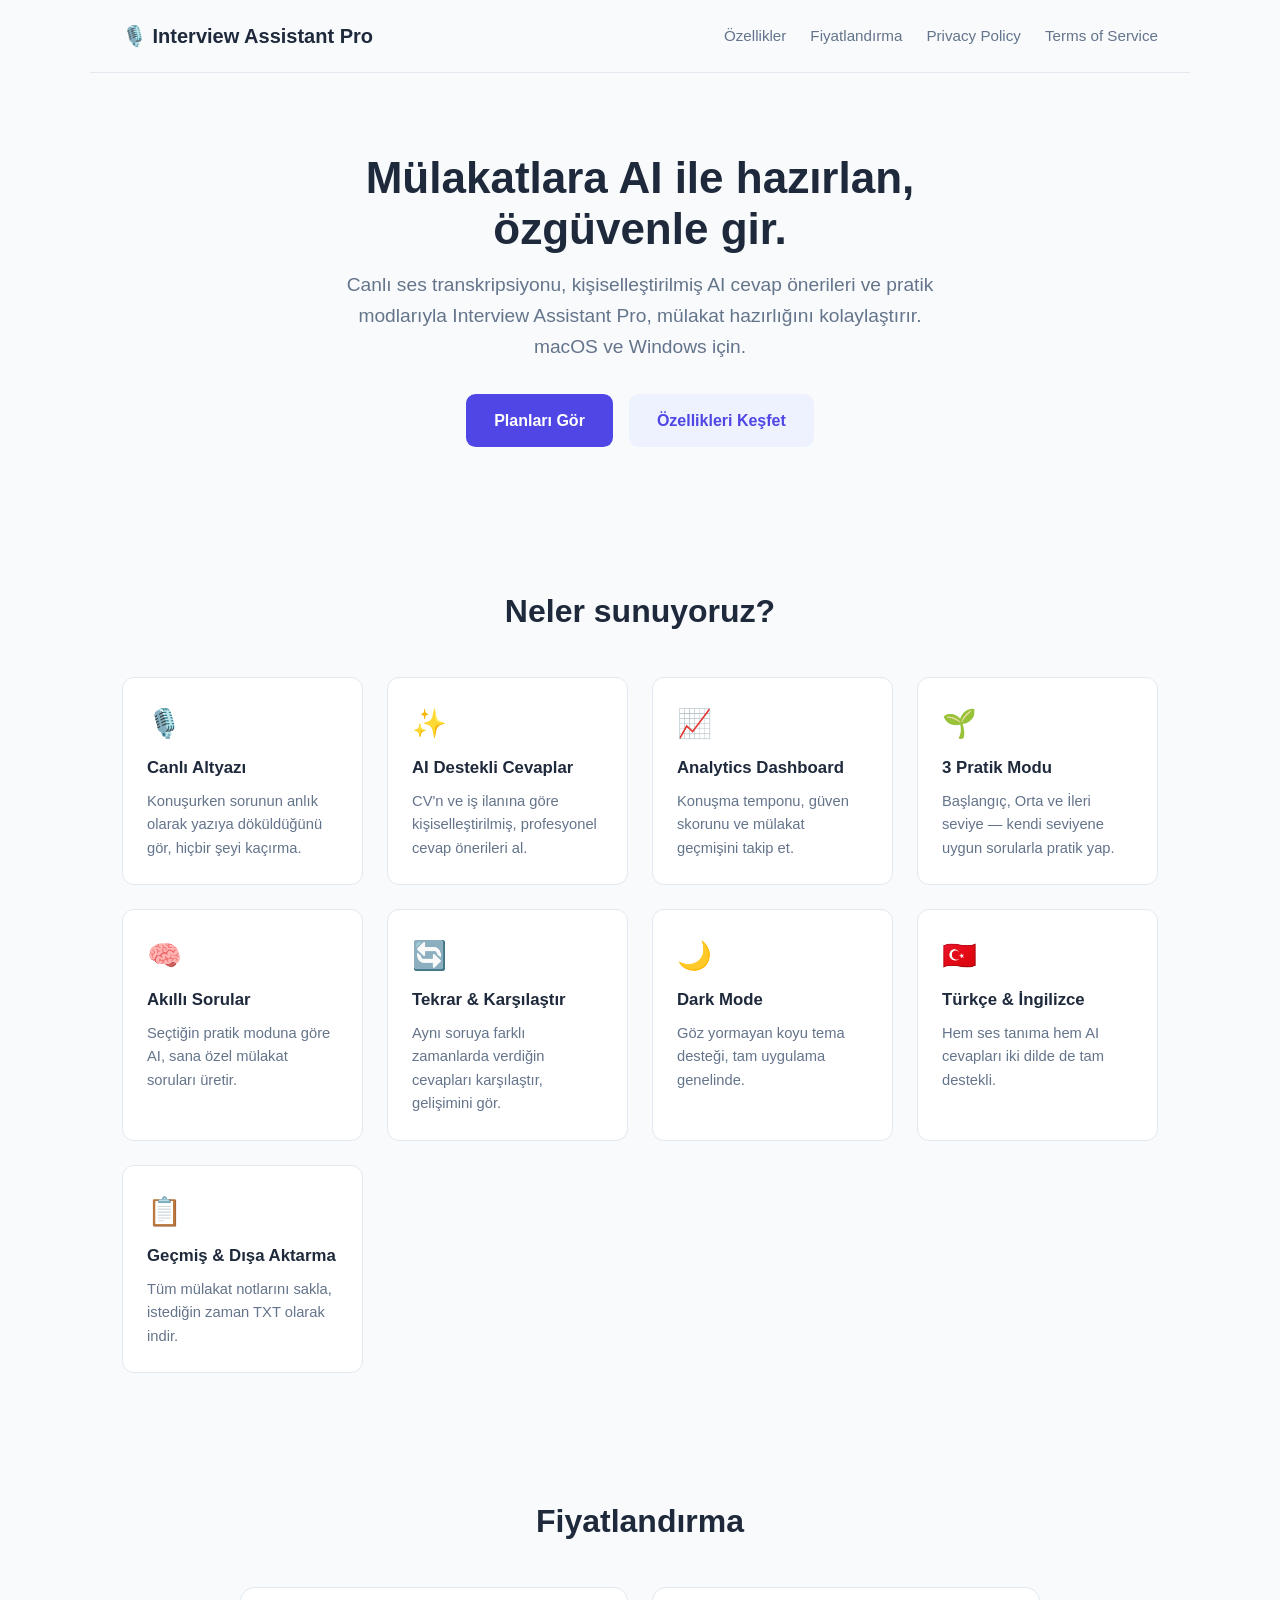
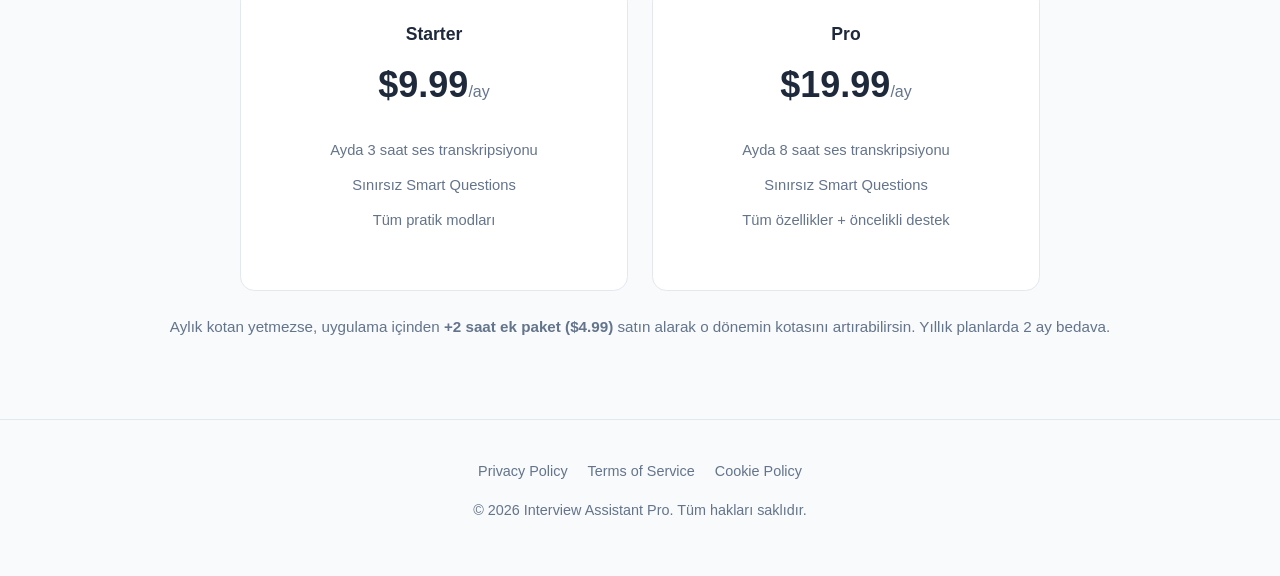
<file: index.html>
<!doctype html>
<html lang="tr">
<head>
  <meta charset="UTF-8" />
  <meta name="viewport" content="width=device-width, initial-scale=1.0" />
  <title>Interview Assistant Pro — AI Destekli Mülakat Hazırlığı</title>
  <meta name="description" content="Interview Assistant Pro: canlı ses transkripsiyonu ve AI destekli cevap önerileriyle mülakatlara hazırlanmanın en akıllı yolu." />
  <link rel="stylesheet" href="style.css" />
</head>
<body>
  <header class="site-header">
    <a href="index.html" class="logo">🎙️ Interview Assistant Pro</a>
    <nav class="site-nav">
      <a href="#features">Özellikler</a>
      <a href="#pricing">Fiyatlandırma</a>
      <a href="privacy.html">Privacy Policy</a>
      <a href="terms.html">Terms of Service</a>
    </nav>
  </header>

  <main>
    <section class="hero">
      <h1>Mülakatlara AI ile hazırlan,<br />özgüvenle gir.</h1>
      <p class="subtitle">
        Canlı ses transkripsiyonu, kişiselleştirilmiş AI cevap önerileri ve pratik modlarıyla
        Interview Assistant Pro, mülakat hazırlığını kolaylaştırır. macOS ve Windows için.
      </p>
      <div class="cta-group">
        <a href="#pricing" class="btn btn-primary">Planları Gör</a>
        <a href="#features" class="btn btn-secondary">Özellikleri Keşfet</a>
      </div>
    </section>

    <section class="features" id="features">
      <h2>Neler sunuyoruz?</h2>
      <div class="feature-grid">
        <div class="feature-card">
          <div class="icon">🎙️</div>
          <h3>Canlı Altyazı</h3>
          <p>Konuşurken sorunun anlık olarak yazıya döküldüğünü gör, hiçbir şeyi kaçırma.</p>
        </div>
        <div class="feature-card">
          <div class="icon">✨</div>
          <h3>AI Destekli Cevaplar</h3>
          <p>CV'n ve iş ilanına göre kişiselleştirilmiş, profesyonel cevap önerileri al.</p>
        </div>
        <div class="feature-card">
          <div class="icon">📈</div>
          <h3>Analytics Dashboard</h3>
          <p>Konuşma temponu, güven skorunu ve mülakat geçmişini takip et.</p>
        </div>
        <div class="feature-card">
          <div class="icon">🌱</div>
          <h3>3 Pratik Modu</h3>
          <p>Başlangıç, Orta ve İleri seviye — kendi seviyene uygun sorularla pratik yap.</p>
        </div>
        <div class="feature-card">
          <div class="icon">🧠</div>
          <h3>Akıllı Sorular</h3>
          <p>Seçtiğin pratik moduna göre AI, sana özel mülakat soruları üretir.</p>
        </div>
        <div class="feature-card">
          <div class="icon">🔄</div>
          <h3>Tekrar & Karşılaştır</h3>
          <p>Aynı soruya farklı zamanlarda verdiğin cevapları karşılaştır, gelişimini gör.</p>
        </div>
        <div class="feature-card">
          <div class="icon">🌙</div>
          <h3>Dark Mode</h3>
          <p>Göz yormayan koyu tema desteği, tam uygulama genelinde.</p>
        </div>
        <div class="feature-card">
          <div class="icon">🇹🇷</div>
          <h3>Türkçe & İngilizce</h3>
          <p>Hem ses tanıma hem AI cevapları iki dilde de tam destekli.</p>
        </div>
        <div class="feature-card">
          <div class="icon">📋</div>
          <h3>Geçmiş & Dışa Aktarma</h3>
          <p>Tüm mülakat notlarını sakla, istediğin zaman TXT olarak indir.</p>
        </div>
      </div>
    </section>

    <section class="pricing" id="pricing">
      <h2>Fiyatlandırma</h2>
      <div class="pricing-grid">
        <div class="price-card">
          <div class="plan-name">Starter</div>
          <div class="plan-price">$9.99<span>/ay</span></div>
          <ul>
            <li>Ayda 3 saat ses transkripsiyonu</li>
            <li>Sınırsız Smart Questions</li>
            <li>Tüm pratik modları</li>
          </ul>
        </div>
        <div class="price-card">
          <div class="plan-name">Pro</div>
          <div class="plan-price">$19.99<span>/ay</span></div>
          <ul>
            <li>Ayda 8 saat ses transkripsiyonu</li>
            <li>Sınırsız Smart Questions</li>
            <li>Tüm özellikler + öncelikli destek</li>
          </ul>
        </div>
      </div>
      <p style="text-align:center; margin-top:1.5rem; color:var(--text-muted); font-size:0.95rem;">
        Aylık kotan yetmezse, uygulama içinden <strong>+2 saat ek paket ($4.99)</strong> satın alarak
        o dönemin kotasını artırabilirsin. Yıllık planlarda 2 ay bedava.
      </p>
    </section>
  </main>

  <footer class="site-footer">
    <div class="legal-links">
      <a href="privacy.html">Privacy Policy</a>
      <a href="terms.html">Terms of Service</a>
      <a href="cookies.html">Cookie Policy</a>
    </div>
    <p>© 2026 Interview Assistant Pro. Tüm hakları saklıdır.</p>
  </footer>
</body>
</html>
</file>
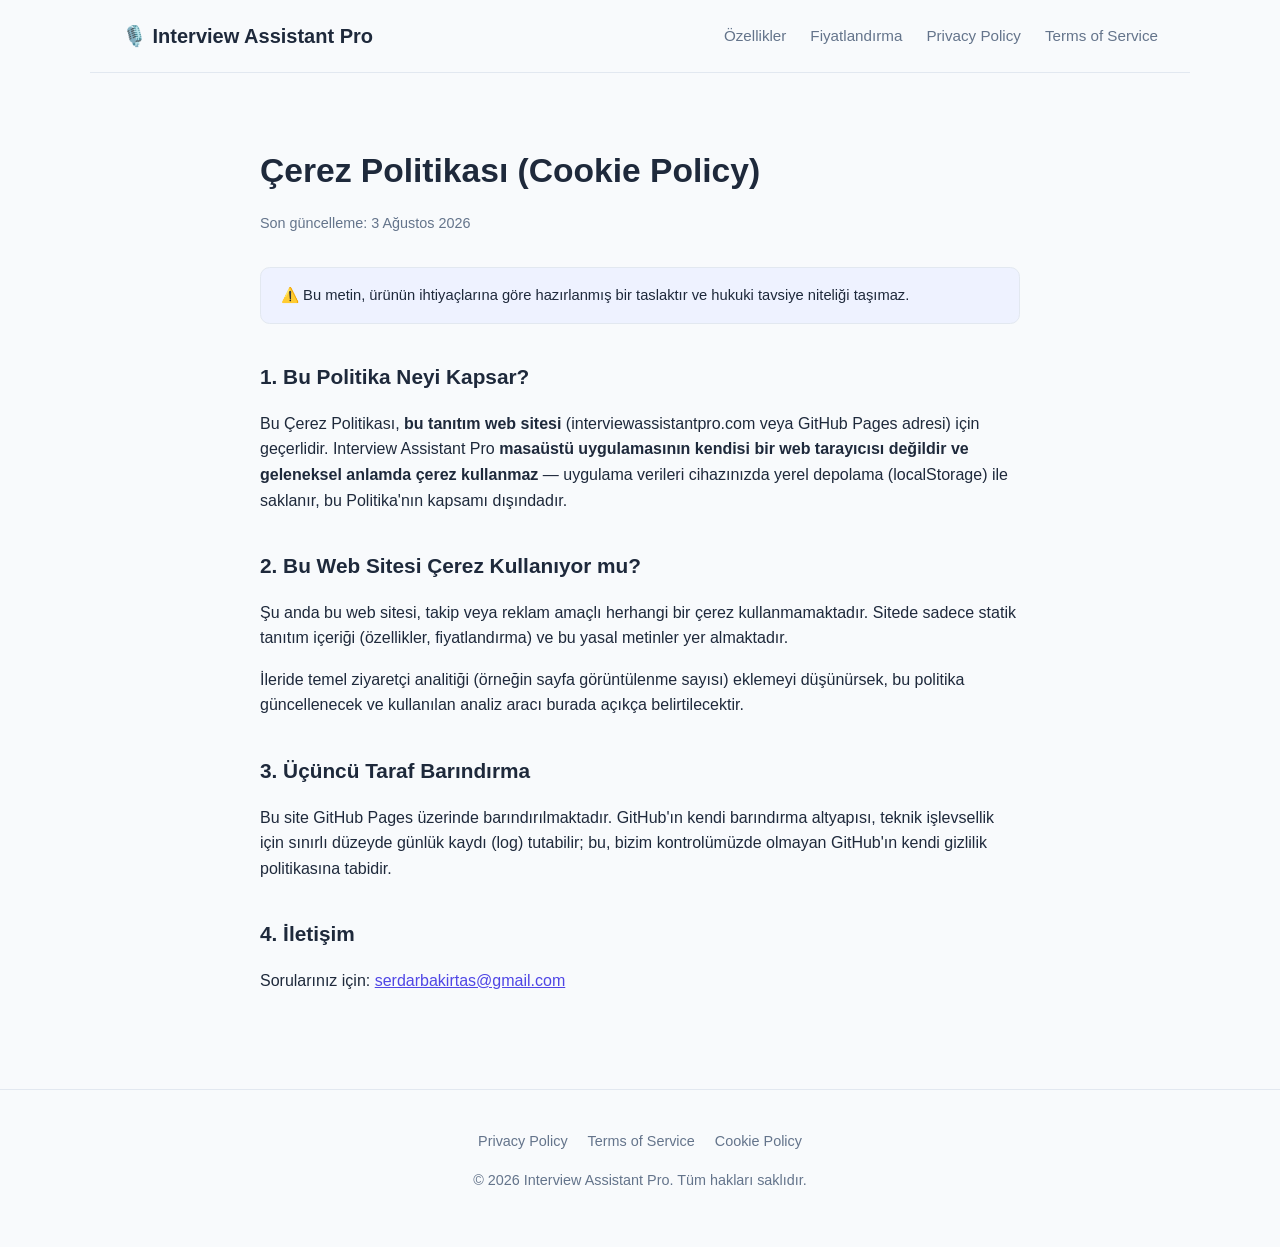
<file: cookies.html>
<!doctype html>
<html lang="tr">
<head>
  <meta charset="UTF-8" />
  <meta name="viewport" content="width=device-width, initial-scale=1.0" />
  <title>Cookie Policy — Interview Assistant Pro</title>
  <link rel="stylesheet" href="style.css" />
</head>
<body>
  <header class="site-header">
    <a href="index.html" class="logo">🎙️ Interview Assistant Pro</a>
    <nav class="site-nav">
      <a href="index.html#features">Özellikler</a>
      <a href="index.html#pricing">Fiyatlandırma</a>
      <a href="privacy.html">Privacy Policy</a>
      <a href="terms.html">Terms of Service</a>
    </nav>
  </header>

  <main>
    <div class="legal-page">
      <h1>Çerez Politikası (Cookie Policy)</h1>
      <p class="updated">Son güncelleme: 3 Ağustos 2026</p>

      <div class="notice-box">
        ⚠️ Bu metin, ürünün ihtiyaçlarına göre hazırlanmış bir taslaktır ve hukuki tavsiye niteliği taşımaz.
      </div>

      <h2>1. Bu Politika Neyi Kapsar?</h2>
      <p>
        Bu Çerez Politikası, <strong>bu tanıtım web sitesi</strong> (interviewassistantpro.com veya
        GitHub Pages adresi) için geçerlidir. Interview Assistant Pro <strong>masaüstü uygulamasının
        kendisi bir web tarayıcısı değildir ve geleneksel anlamda çerez kullanmaz</strong> — uygulama
        verileri cihazınızda yerel depolama (localStorage) ile saklanır, bu Politika'nın kapsamı dışındadır.
      </p>

      <h2>2. Bu Web Sitesi Çerez Kullanıyor mu?</h2>
      <p>
        Şu anda bu web sitesi, takip veya reklam amaçlı herhangi bir çerez kullanmamaktadır. Sitede
        sadece statik tanıtım içeriği (özellikler, fiyatlandırma) ve bu yasal metinler yer almaktadır.
      </p>
      <p>
        İleride temel ziyaretçi analitiği (örneğin sayfa görüntülenme sayısı) eklemeyi düşünürsek, bu
        politika güncellenecek ve kullanılan analiz aracı burada açıkça belirtilecektir.
      </p>

      <h2>3. Üçüncü Taraf Barındırma</h2>
      <p>
        Bu site GitHub Pages üzerinde barındırılmaktadır. GitHub'ın kendi barındırma altyapısı, teknik
        işlevsellik için sınırlı düzeyde günlük kaydı (log) tutabilir; bu, bizim kontrolümüzde olmayan
        GitHub'ın kendi gizlilik politikasına tabidir.
      </p>

      <h2>4. İletişim</h2>
      <p>Sorularınız için: <a href="mailto:serdarbakirtas@gmail.com">serdarbakirtas@gmail.com</a></p>
    </div>
  </main>

  <footer class="site-footer">
    <div class="legal-links">
      <a href="privacy.html">Privacy Policy</a>
      <a href="terms.html">Terms of Service</a>
      <a href="cookies.html">Cookie Policy</a>
    </div>
    <p>© 2026 Interview Assistant Pro. Tüm hakları saklıdır.</p>
  </footer>
</body>
</html>
</file>
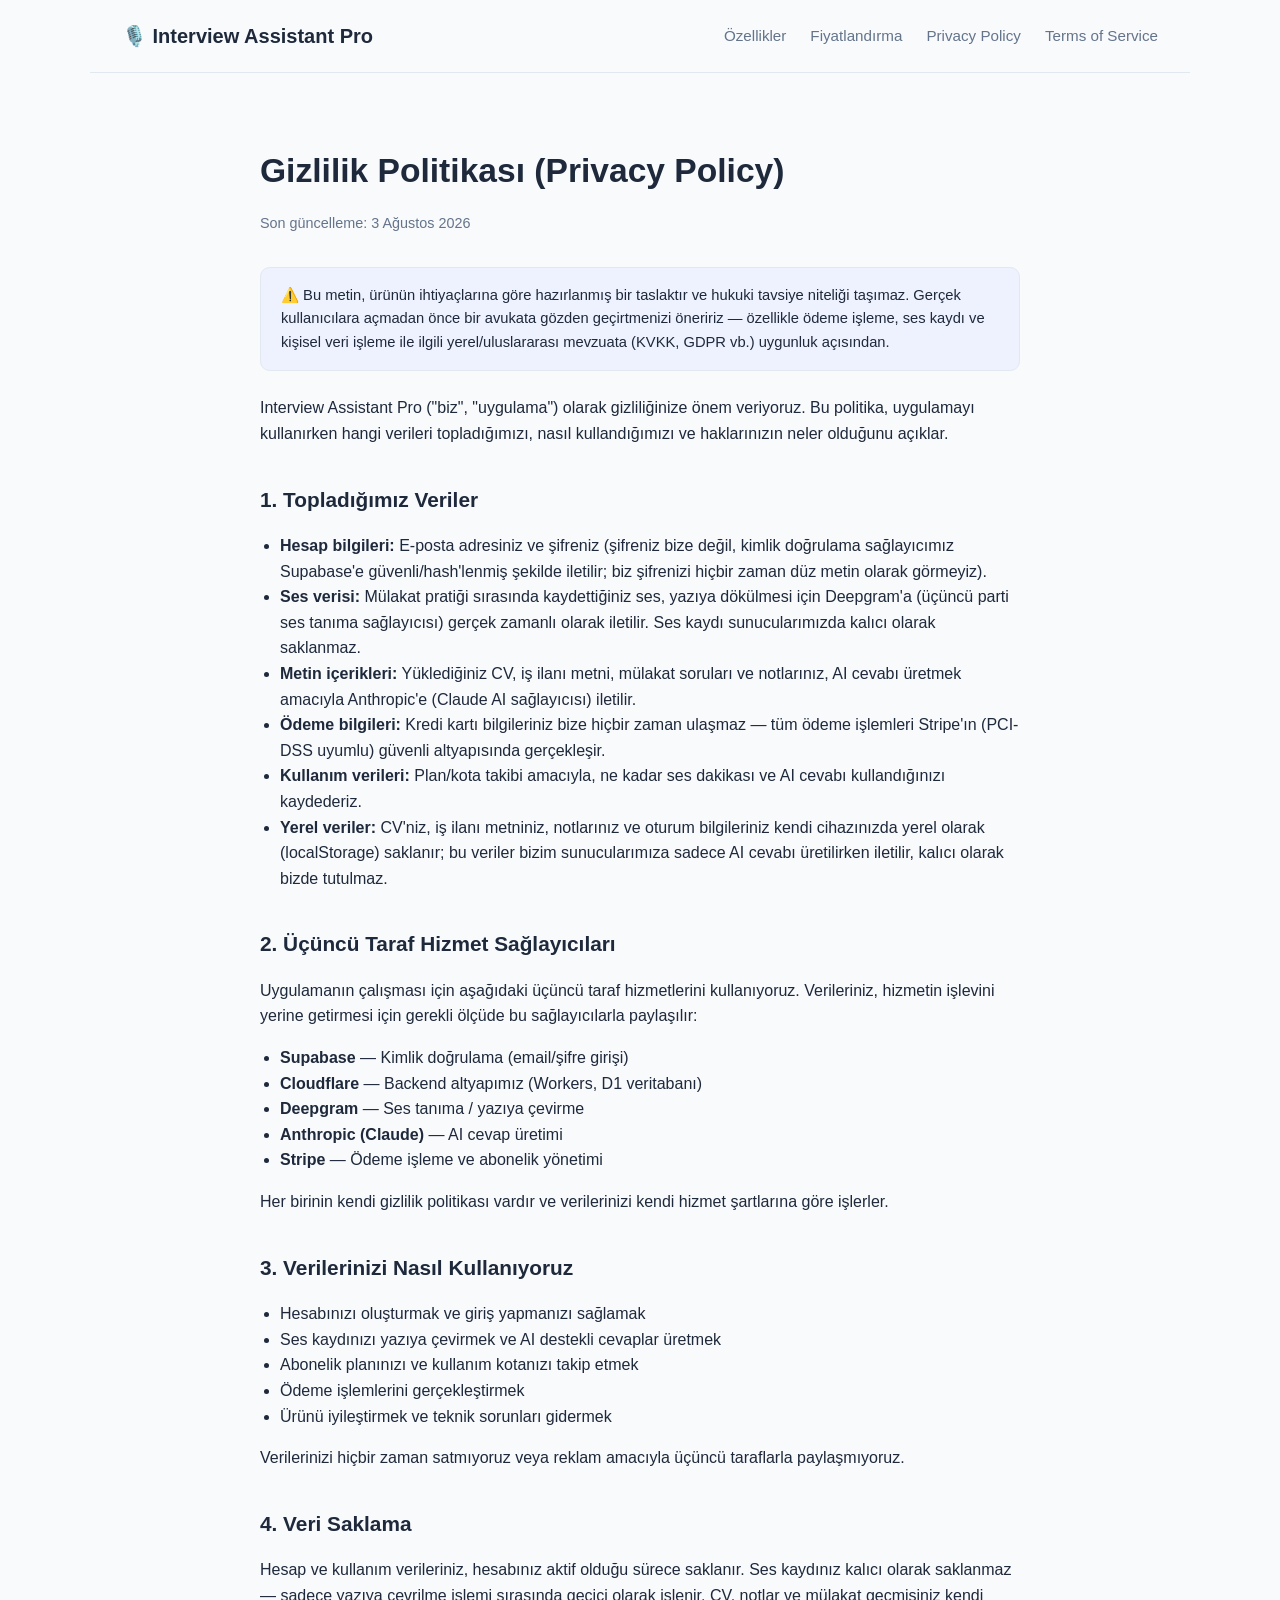
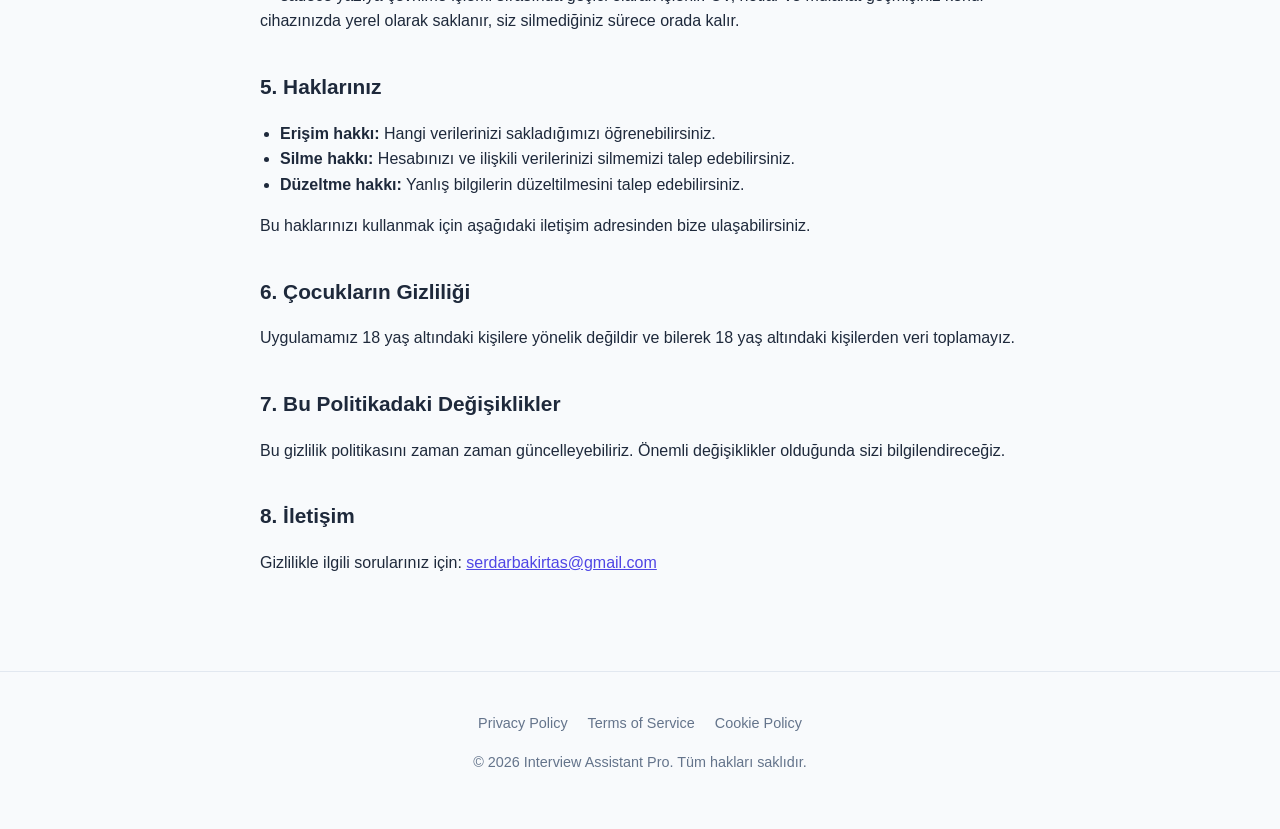
<file: privacy.html>
<!doctype html>
<html lang="tr">
<head>
  <meta charset="UTF-8" />
  <meta name="viewport" content="width=device-width, initial-scale=1.0" />
  <title>Privacy Policy — Interview Assistant Pro</title>
  <link rel="stylesheet" href="style.css" />
</head>
<body>
  <header class="site-header">
    <a href="index.html" class="logo">🎙️ Interview Assistant Pro</a>
    <nav class="site-nav">
      <a href="index.html#features">Özellikler</a>
      <a href="index.html#pricing">Fiyatlandırma</a>
      <a href="privacy.html">Privacy Policy</a>
      <a href="terms.html">Terms of Service</a>
    </nav>
  </header>

  <main>
    <div class="legal-page">
      <h1>Gizlilik Politikası (Privacy Policy)</h1>
      <p class="updated">Son güncelleme: 3 Ağustos 2026</p>

      <div class="notice-box">
        ⚠️ Bu metin, ürünün ihtiyaçlarına göre hazırlanmış bir taslaktır ve hukuki tavsiye niteliği taşımaz.
        Gerçek kullanıcılara açmadan önce bir avukata gözden geçirtmenizi öneririz — özellikle ödeme
        işleme, ses kaydı ve kişisel veri işleme ile ilgili yerel/uluslararası mevzuata (KVKK, GDPR vb.) uygunluk açısından.
      </div>

      <p>
        Interview Assistant Pro ("biz", "uygulama") olarak gizliliğinize önem veriyoruz. Bu politika,
        uygulamayı kullanırken hangi verileri topladığımızı, nasıl kullandığımızı ve haklarınızın neler
        olduğunu açıklar.
      </p>

      <h2>1. Topladığımız Veriler</h2>
      <ul>
        <li><strong>Hesap bilgileri:</strong> E-posta adresiniz ve şifreniz (şifreniz bize değil, kimlik doğrulama sağlayıcımız Supabase'e güvenli/hash'lenmiş şekilde iletilir; biz şifrenizi hiçbir zaman düz metin olarak görmeyiz).</li>
        <li><strong>Ses verisi:</strong> Mülakat pratiği sırasında kaydettiğiniz ses, yazıya dökülmesi için Deepgram'a (üçüncü parti ses tanıma sağlayıcısı) gerçek zamanlı olarak iletilir. Ses kaydı sunucularımızda kalıcı olarak saklanmaz.</li>
        <li><strong>Metin içerikleri:</strong> Yüklediğiniz CV, iş ilanı metni, mülakat soruları ve notlarınız, AI cevabı üretmek amacıyla Anthropic'e (Claude AI sağlayıcısı) iletilir.</li>
        <li><strong>Ödeme bilgileri:</strong> Kredi kartı bilgileriniz bize hiçbir zaman ulaşmaz — tüm ödeme işlemleri Stripe'ın (PCI-DSS uyumlu) güvenli altyapısında gerçekleşir.</li>
        <li><strong>Kullanım verileri:</strong> Plan/kota takibi amacıyla, ne kadar ses dakikası ve AI cevabı kullandığınızı kaydederiz.</li>
        <li><strong>Yerel veriler:</strong> CV'niz, iş ilanı metniniz, notlarınız ve oturum bilgileriniz kendi cihazınızda yerel olarak (localStorage) saklanır; bu veriler bizim sunucularımıza sadece AI cevabı üretilirken iletilir, kalıcı olarak bizde tutulmaz.</li>
      </ul>

      <h2>2. Üçüncü Taraf Hizmet Sağlayıcıları</h2>
      <p>Uygulamanın çalışması için aşağıdaki üçüncü taraf hizmetlerini kullanıyoruz. Verileriniz, hizmetin işlevini yerine getirmesi için gerekli ölçüde bu sağlayıcılarla paylaşılır:</p>
      <ul>
        <li><strong>Supabase</strong> — Kimlik doğrulama (email/şifre girişi)</li>
        <li><strong>Cloudflare</strong> — Backend altyapımız (Workers, D1 veritabanı)</li>
        <li><strong>Deepgram</strong> — Ses tanıma / yazıya çevirme</li>
        <li><strong>Anthropic (Claude)</strong> — AI cevap üretimi</li>
        <li><strong>Stripe</strong> — Ödeme işleme ve abonelik yönetimi</li>
      </ul>
      <p>Her birinin kendi gizlilik politikası vardır ve verilerinizi kendi hizmet şartlarına göre işlerler.</p>

      <h2>3. Verilerinizi Nasıl Kullanıyoruz</h2>
      <ul>
        <li>Hesabınızı oluşturmak ve giriş yapmanızı sağlamak</li>
        <li>Ses kaydınızı yazıya çevirmek ve AI destekli cevaplar üretmek</li>
        <li>Abonelik planınızı ve kullanım kotanızı takip etmek</li>
        <li>Ödeme işlemlerini gerçekleştirmek</li>
        <li>Ürünü iyileştirmek ve teknik sorunları gidermek</li>
      </ul>
      <p>Verilerinizi hiçbir zaman satmıyoruz veya reklam amacıyla üçüncü taraflarla paylaşmıyoruz.</p>

      <h2>4. Veri Saklama</h2>
      <p>
        Hesap ve kullanım verileriniz, hesabınız aktif olduğu sürece saklanır. Ses kaydınız kalıcı olarak
        saklanmaz — sadece yazıya çevrilme işlemi sırasında geçici olarak işlenir. CV, notlar ve mülakat
        geçmişiniz kendi cihazınızda yerel olarak saklanır, siz silmediğiniz sürece orada kalır.
      </p>

      <h2>5. Haklarınız</h2>
      <ul>
        <li><strong>Erişim hakkı:</strong> Hangi verilerinizi sakladığımızı öğrenebilirsiniz.</li>
        <li><strong>Silme hakkı:</strong> Hesabınızı ve ilişkili verilerinizi silmemizi talep edebilirsiniz.</li>
        <li><strong>Düzeltme hakkı:</strong> Yanlış bilgilerin düzeltilmesini talep edebilirsiniz.</li>
      </ul>
      <p>Bu haklarınızı kullanmak için aşağıdaki iletişim adresinden bize ulaşabilirsiniz.</p>

      <h2>6. Çocukların Gizliliği</h2>
      <p>Uygulamamız 18 yaş altındaki kişilere yönelik değildir ve bilerek 18 yaş altındaki kişilerden veri toplamayız.</p>

      <h2>7. Bu Politikadaki Değişiklikler</h2>
      <p>Bu gizlilik politikasını zaman zaman güncelleyebiliriz. Önemli değişiklikler olduğunda sizi bilgilendireceğiz.</p>

      <h2>8. İletişim</h2>
      <p>Gizlilikle ilgili sorularınız için: <a href="mailto:serdarbakirtas@gmail.com">serdarbakirtas@gmail.com</a></p>
    </div>
  </main>

  <footer class="site-footer">
    <div class="legal-links">
      <a href="privacy.html">Privacy Policy</a>
      <a href="terms.html">Terms of Service</a>
      <a href="cookies.html">Cookie Policy</a>
    </div>
    <p>© 2026 Interview Assistant Pro. Tüm hakları saklıdır.</p>
  </footer>
</body>
</html>
</file>
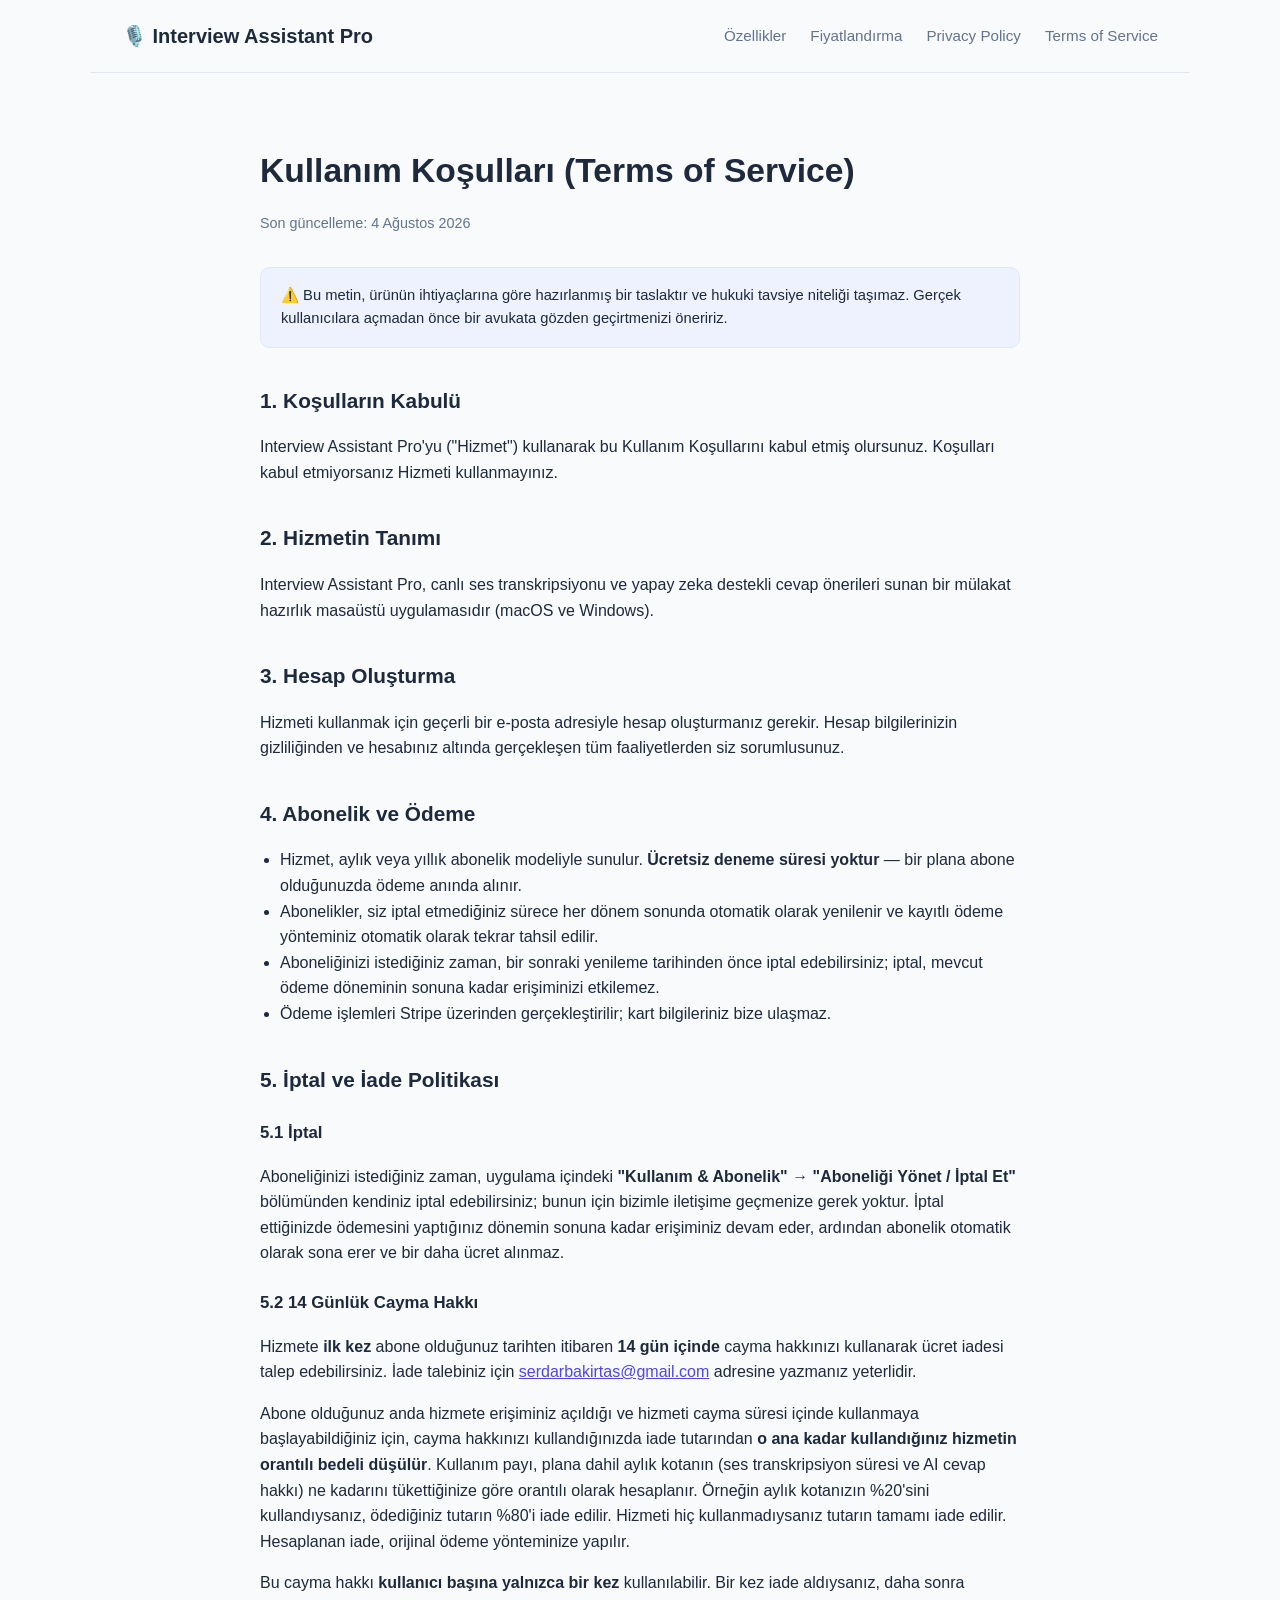
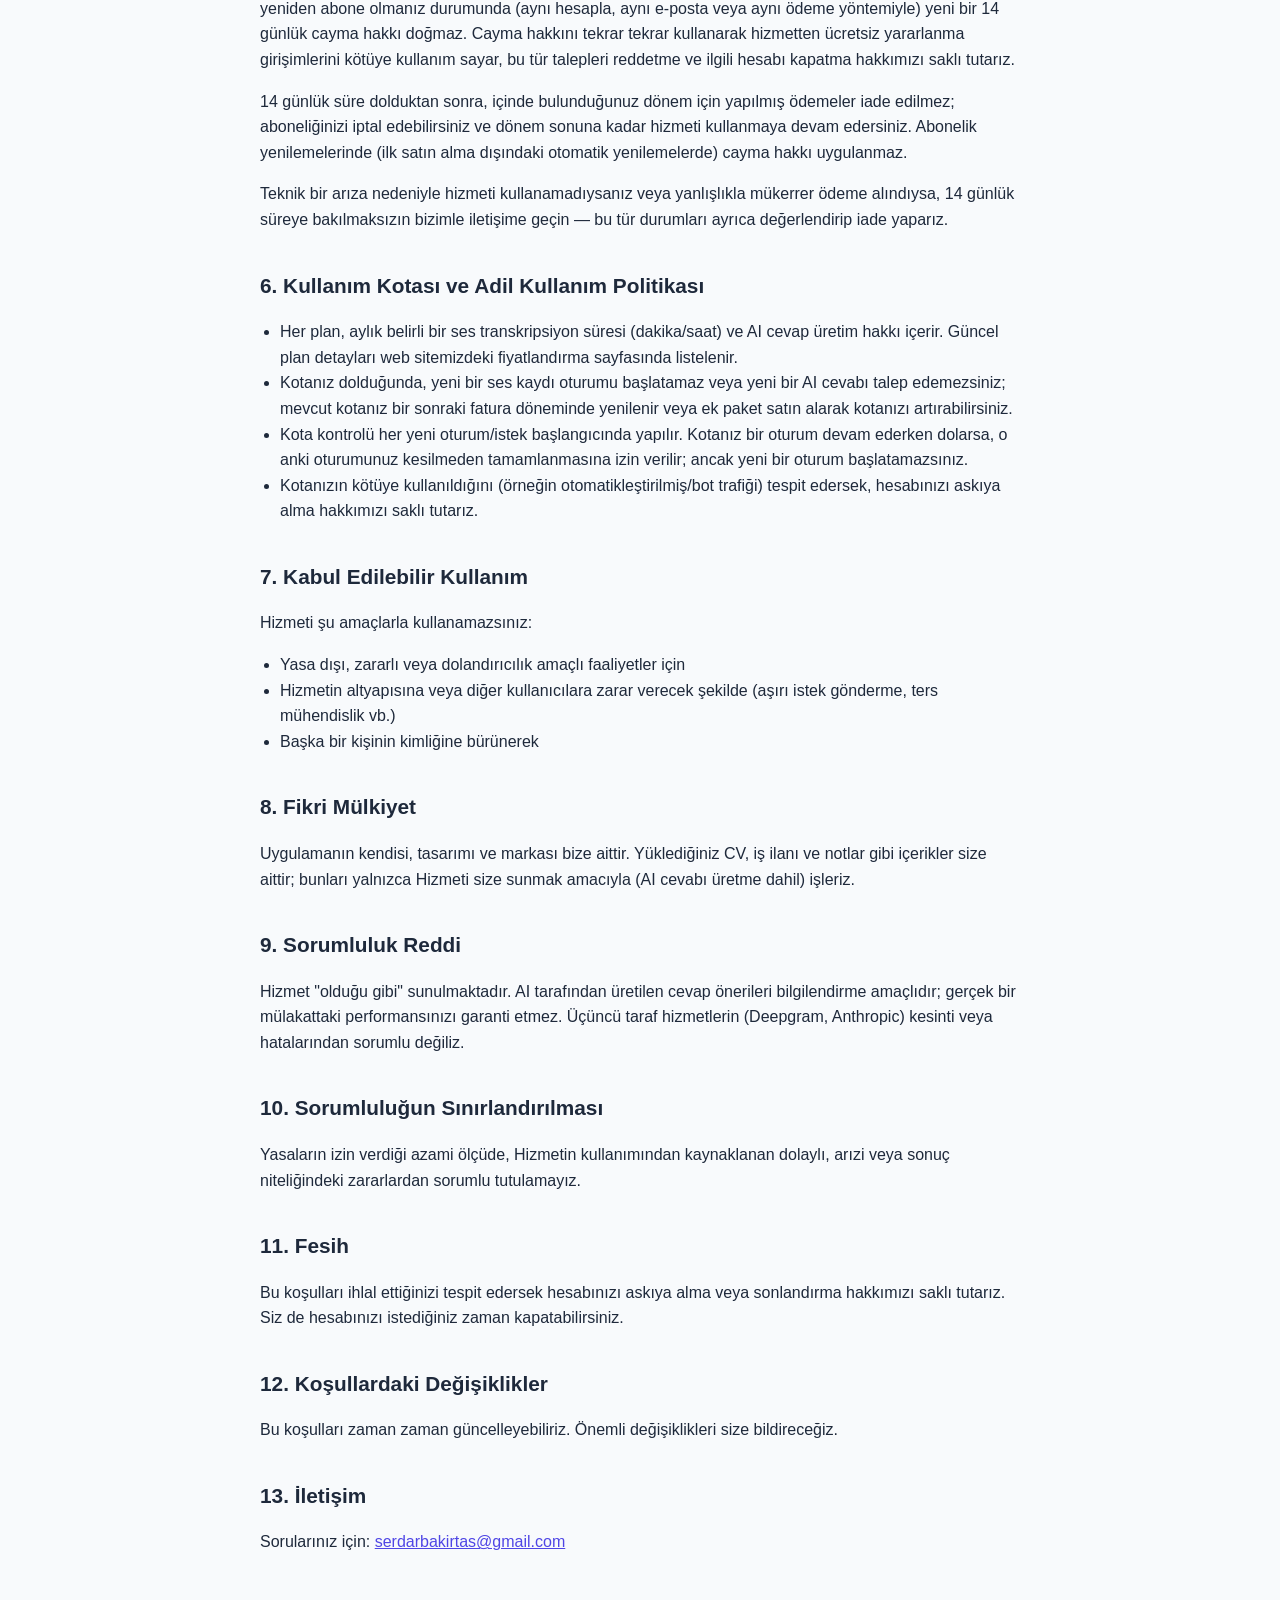
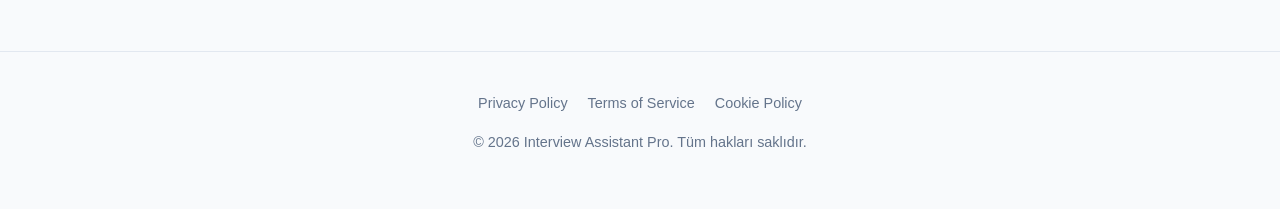
<file: terms.html>
<!doctype html>
<html lang="tr">
<head>
  <meta charset="UTF-8" />
  <meta name="viewport" content="width=device-width, initial-scale=1.0" />
  <title>Terms of Service — Interview Assistant Pro</title>
  <link rel="stylesheet" href="style.css" />
</head>
<body>
  <header class="site-header">
    <a href="index.html" class="logo">🎙️ Interview Assistant Pro</a>
    <nav class="site-nav">
      <a href="index.html#features">Özellikler</a>
      <a href="index.html#pricing">Fiyatlandırma</a>
      <a href="privacy.html">Privacy Policy</a>
      <a href="terms.html">Terms of Service</a>
    </nav>
  </header>

  <main>
    <div class="legal-page">
      <h1>Kullanım Koşulları (Terms of Service)</h1>
      <p class="updated">Son güncelleme: 4 Ağustos 2026</p>

      <div class="notice-box">
        ⚠️ Bu metin, ürünün ihtiyaçlarına göre hazırlanmış bir taslaktır ve hukuki tavsiye niteliği taşımaz.
        Gerçek kullanıcılara açmadan önce bir avukata gözden geçirtmenizi öneririz.
      </div>

      <h2>1. Koşulların Kabulü</h2>
      <p>
        Interview Assistant Pro'yu ("Hizmet") kullanarak bu Kullanım Koşullarını kabul etmiş olursunuz.
        Koşulları kabul etmiyorsanız Hizmeti kullanmayınız.
      </p>

      <h2>2. Hizmetin Tanımı</h2>
      <p>
        Interview Assistant Pro, canlı ses transkripsiyonu ve yapay zeka destekli cevap önerileri sunan
        bir mülakat hazırlık masaüstü uygulamasıdır (macOS ve Windows).
      </p>

      <h2>3. Hesap Oluşturma</h2>
      <p>
        Hizmeti kullanmak için geçerli bir e-posta adresiyle hesap oluşturmanız gerekir. Hesap
        bilgilerinizin gizliliğinden ve hesabınız altında gerçekleşen tüm faaliyetlerden siz sorumlusunuz.
      </p>

      <h2>4. Abonelik ve Ödeme</h2>
      <ul>
        <li>Hizmet, aylık veya yıllık abonelik modeliyle sunulur. <strong>Ücretsiz deneme süresi yoktur</strong> — bir plana abone olduğunuzda ödeme anında alınır.</li>
        <li>Abonelikler, siz iptal etmediğiniz sürece her dönem sonunda otomatik olarak yenilenir ve kayıtlı ödeme yönteminiz otomatik olarak tekrar tahsil edilir.</li>
        <li>Aboneliğinizi istediğiniz zaman, bir sonraki yenileme tarihinden önce iptal edebilirsiniz; iptal, mevcut ödeme döneminin sonuna kadar erişiminizi etkilemez.</li>
        <li>Ödeme işlemleri Stripe üzerinden gerçekleştirilir; kart bilgileriniz bize ulaşmaz.</li>
      </ul>

      <h2>5. İptal ve İade Politikası</h2>
      <h3>5.1 İptal</h3>
      <p>
        Aboneliğinizi istediğiniz zaman, uygulama içindeki <strong>"Kullanım &amp; Abonelik" → "Aboneliği Yönet / İptal Et"</strong>
        bölümünden kendiniz iptal edebilirsiniz; bunun için bizimle iletişime geçmenize gerek yoktur. İptal ettiğinizde
        ödemesini yaptığınız dönemin sonuna kadar erişiminiz devam eder, ardından abonelik otomatik olarak sona erer
        ve bir daha ücret alınmaz.
      </p>

      <h3>5.2 14 Günlük Cayma Hakkı</h3>
      <p>
        Hizmete <strong>ilk kez</strong> abone olduğunuz tarihten itibaren <strong>14 gün içinde</strong> cayma
        hakkınızı kullanarak ücret iadesi talep edebilirsiniz. İade talebiniz için
        <a href="mailto:serdarbakirtas@gmail.com">serdarbakirtas@gmail.com</a> adresine yazmanız yeterlidir.
      </p>
      <p>
        Abone olduğunuz anda hizmete erişiminiz açıldığı ve hizmeti cayma süresi içinde kullanmaya
        başlayabildiğiniz için, cayma hakkınızı kullandığınızda iade tutarından
        <strong>o ana kadar kullandığınız hizmetin orantılı bedeli düşülür</strong>. Kullanım payı, plana dahil
        aylık kotanın (ses transkripsiyon süresi ve AI cevap hakkı) ne kadarını tükettiğinize göre orantılı olarak
        hesaplanır. Örneğin aylık kotanızın %20'sini kullandıysanız, ödediğiniz tutarın %80'i iade edilir.
        Hizmeti hiç kullanmadıysanız tutarın tamamı iade edilir. Hesaplanan iade, orijinal ödeme yönteminize yapılır.
      </p>
      <p>
        Bu cayma hakkı <strong>kullanıcı başına yalnızca bir kez</strong> kullanılabilir. Bir kez iade aldıysanız,
        daha sonra yeniden abone olmanız durumunda (aynı hesapla, aynı e-posta veya aynı ödeme yöntemiyle) yeni bir
        14 günlük cayma hakkı doğmaz. Cayma hakkını tekrar tekrar kullanarak hizmetten ücretsiz yararlanma girişimlerini
        kötüye kullanım sayar, bu tür talepleri reddetme ve ilgili hesabı kapatma hakkımızı saklı tutarız.
      </p>
      <p>
        14 günlük süre dolduktan sonra, içinde bulunduğunuz dönem için yapılmış ödemeler iade edilmez; aboneliğinizi
        iptal edebilirsiniz ve dönem sonuna kadar hizmeti kullanmaya devam edersiniz. Abonelik yenilemelerinde
        (ilk satın alma dışındaki otomatik yenilemelerde) cayma hakkı uygulanmaz.
      </p>
      <p>
        Teknik bir arıza nedeniyle hizmeti kullanamadıysanız veya yanlışlıkla mükerrer ödeme alındıysa, 14 günlük
        süreye bakılmaksızın bizimle iletişime geçin — bu tür durumları ayrıca değerlendirip iade yaparız.
      </p>

      <h2>6. Kullanım Kotası ve Adil Kullanım Politikası</h2>
      <ul>
        <li>Her plan, aylık belirli bir ses transkripsiyon süresi (dakika/saat) ve AI cevap üretim hakkı içerir. Güncel plan detayları web sitemizdeki fiyatlandırma sayfasında listelenir.</li>
        <li>Kotanız dolduğunda, yeni bir ses kaydı oturumu başlatamaz veya yeni bir AI cevabı talep edemezsiniz; mevcut kotanız bir sonraki fatura döneminde yenilenir veya ek paket satın alarak kotanızı artırabilirsiniz.</li>
        <li>Kota kontrolü her yeni oturum/istek başlangıcında yapılır. Kotanız bir oturum devam ederken dolarsa, o anki oturumunuz kesilmeden tamamlanmasına izin verilir; ancak yeni bir oturum başlatamazsınız.</li>
        <li>Kotanızın kötüye kullanıldığını (örneğin otomatikleştirilmiş/bot trafiği) tespit edersek, hesabınızı askıya alma hakkımızı saklı tutarız.</li>
      </ul>

      <h2>7. Kabul Edilebilir Kullanım</h2>
      <p>Hizmeti şu amaçlarla kullanamazsınız:</p>
      <ul>
        <li>Yasa dışı, zararlı veya dolandırıcılık amaçlı faaliyetler için</li>
        <li>Hizmetin altyapısına veya diğer kullanıcılara zarar verecek şekilde (aşırı istek gönderme, ters mühendislik vb.)</li>
        <li>Başka bir kişinin kimliğine bürünerek</li>
      </ul>

      <h2>8. Fikri Mülkiyet</h2>
      <p>
        Uygulamanın kendisi, tasarımı ve markası bize aittir. Yüklediğiniz CV, iş ilanı ve notlar gibi
        içerikler size aittir; bunları yalnızca Hizmeti size sunmak amacıyla (AI cevabı üretme dahil) işleriz.
      </p>

      <h2>9. Sorumluluk Reddi</h2>
      <p>
        Hizmet "olduğu gibi" sunulmaktadır. AI tarafından üretilen cevap önerileri bilgilendirme
        amaçlıdır; gerçek bir mülakattaki performansınızı garanti etmez. Üçüncü taraf hizmetlerin
        (Deepgram, Anthropic) kesinti veya hatalarından sorumlu değiliz.
      </p>

      <h2>10. Sorumluluğun Sınırlandırılması</h2>
      <p>
        Yasaların izin verdiği azami ölçüde, Hizmetin kullanımından kaynaklanan dolaylı, arızi veya
        sonuç niteliğindeki zararlardan sorumlu tutulamayız.
      </p>

      <h2>11. Fesih</h2>
      <p>
        Bu koşulları ihlal ettiğinizi tespit edersek hesabınızı askıya alma veya sonlandırma hakkımızı
        saklı tutarız. Siz de hesabınızı istediğiniz zaman kapatabilirsiniz.
      </p>

      <h2>12. Koşullardaki Değişiklikler</h2>
      <p>Bu koşulları zaman zaman güncelleyebiliriz. Önemli değişiklikleri size bildireceğiz.</p>

      <h2>13. İletişim</h2>
      <p>Sorularınız için: <a href="mailto:serdarbakirtas@gmail.com">serdarbakirtas@gmail.com</a></p>
    </div>
  </main>

  <footer class="site-footer">
    <div class="legal-links">
      <a href="privacy.html">Privacy Policy</a>
      <a href="terms.html">Terms of Service</a>
      <a href="cookies.html">Cookie Policy</a>
    </div>
    <p>© 2026 Interview Assistant Pro. Tüm hakları saklıdır.</p>
  </footer>
</body>
</html>
</file>
<file: style.css>
:root {
  --bg: #f8fafc;
  --bg-alt: #ffffff;
  --text: #1e293b;
  --text-muted: #64748b;
  --border: #e2e8f0;
  --primary: #4f46e5;
  --primary-hover: #4338ca;
  --accent-bg: #eef2ff;
  --code-bg: #f1f5f9;
}

@media (prefers-color-scheme: dark) {
  :root {
    --bg: #0f172a;
    --bg-alt: #1e293b;
    --text: #f1f5f9;
    --text-muted: #94a3b8;
    --border: #334155;
    --primary: #818cf8;
    --primary-hover: #a5b4fc;
    --accent-bg: #1e1b4b;
    --code-bg: #1e293b;
  }
}

* { box-sizing: border-box; }

body {
  margin: 0;
  font-family: -apple-system, BlinkMacSystemFont, 'Segoe UI', Roboto, Helvetica, Arial, sans-serif;
  background: var(--bg);
  color: var(--text);
  line-height: 1.6;
}

a { color: var(--primary); }

header.site-header {
  display: flex;
  align-items: center;
  justify-content: space-between;
  padding: 1.25rem 2rem;
  border-bottom: 1px solid var(--border);
  max-width: 1100px;
  margin: 0 auto;
}

.logo {
  font-weight: 700;
  font-size: 1.25rem;
  text-decoration: none;
  color: var(--text);
  display: flex;
  align-items: center;
  gap: 0.5rem;
}

nav.site-nav {
  display: flex;
  gap: 1.5rem;
}

nav.site-nav a {
  text-decoration: none;
  color: var(--text-muted);
  font-size: 0.95rem;
  font-weight: 500;
}

nav.site-nav a:hover { color: var(--primary); }

main {
  max-width: 1100px;
  margin: 0 auto;
  padding: 0 2rem;
}

.hero {
  text-align: center;
  padding: 5rem 1rem 4rem;
}

.hero h1 {
  font-size: 2.75rem;
  margin: 0 0 1rem;
  line-height: 1.15;
}

.hero p.subtitle {
  font-size: 1.2rem;
  color: var(--text-muted);
  max-width: 600px;
  margin: 0 auto 2rem;
}

.cta-group {
  display: flex;
  gap: 1rem;
  justify-content: center;
  flex-wrap: wrap;
}

.btn {
  display: inline-block;
  padding: 0.85rem 1.75rem;
  border-radius: 0.6rem;
  font-weight: 600;
  text-decoration: none;
  font-size: 1rem;
  transition: transform 0.15s ease, background 0.15s ease;
}

.btn-primary {
  background: var(--primary);
  color: white;
}

.btn-primary:hover {
  background: var(--primary-hover);
  transform: translateY(-1px);
}

.btn-secondary {
  background: var(--accent-bg);
  color: var(--primary);
}

.btn-secondary:hover { transform: translateY(-1px); }

section.features {
  padding: 3rem 0 4rem;
}

section.features h2, section.pricing h2 {
  text-align: center;
  font-size: 2rem;
  margin-bottom: 2.5rem;
}

.feature-grid {
  display: grid;
  grid-template-columns: repeat(auto-fit, minmax(240px, 1fr));
  gap: 1.5rem;
}

.feature-card {
  background: var(--bg-alt);
  border: 1px solid var(--border);
  border-radius: 0.75rem;
  padding: 1.5rem;
}

.feature-card .icon { font-size: 1.75rem; margin-bottom: 0.5rem; }
.feature-card h3 { margin: 0 0 0.5rem; font-size: 1.05rem; }
.feature-card p { margin: 0; color: var(--text-muted); font-size: 0.92rem; }

section.pricing { padding: 2rem 0 4rem; }

.pricing-grid {
  display: grid;
  grid-template-columns: repeat(auto-fit, minmax(260px, 1fr));
  gap: 1.5rem;
  max-width: 800px;
  margin: 0 auto;
}

.price-card {
  background: var(--bg-alt);
  border: 1px solid var(--border);
  border-radius: 0.9rem;
  padding: 2rem;
  text-align: center;
}

.price-card .plan-name { font-weight: 700; font-size: 1.1rem; margin-bottom: 0.5rem; }
.price-card .plan-price { font-size: 2.25rem; font-weight: 800; margin: 0.5rem 0; }
.price-card .plan-price span { font-size: 1rem; font-weight: 500; color: var(--text-muted); }
.price-card ul { list-style: none; padding: 0; margin: 1.25rem 0; color: var(--text-muted); font-size: 0.92rem; }
.price-card li { padding: 0.35rem 0; }

footer.site-footer {
  border-top: 1px solid var(--border);
  padding: 2.5rem 2rem;
  text-align: center;
  color: var(--text-muted);
  font-size: 0.9rem;
}

footer.site-footer .legal-links {
  display: flex;
  gap: 1.25rem;
  justify-content: center;
  margin-bottom: 1rem;
  flex-wrap: wrap;
}

footer.site-footer .legal-links a {
  color: var(--text-muted);
  text-decoration: none;
}

footer.site-footer .legal-links a:hover { color: var(--primary); }

/* Legal pages */
.legal-page {
  padding: 3rem 0 5rem;
  max-width: 760px;
  margin: 0 auto;
}

.legal-page h1 { font-size: 2.1rem; margin-bottom: 0.25rem; }
.legal-page .updated { color: var(--text-muted); font-size: 0.9rem; margin-bottom: 2rem; }
.legal-page h2 { font-size: 1.3rem; margin-top: 2.25rem; }
.legal-page h3 { font-size: 1.05rem; margin-top: 1.5rem; }
.legal-page p, .legal-page li { color: var(--text); }
.legal-page ul { padding-left: 1.25rem; }

.notice-box {
  background: var(--accent-bg);
  border: 1px solid var(--border);
  border-radius: 0.6rem;
  padding: 1rem 1.25rem;
  margin: 1.5rem 0;
  font-size: 0.92rem;
}

@media (max-width: 640px) {
  header.site-header { flex-direction: column; gap: 1rem; padding: 1.5rem 1.25rem; }
  .hero h1 { font-size: 2rem; }
  main { padding: 0 1.25rem; }
}
</file>
